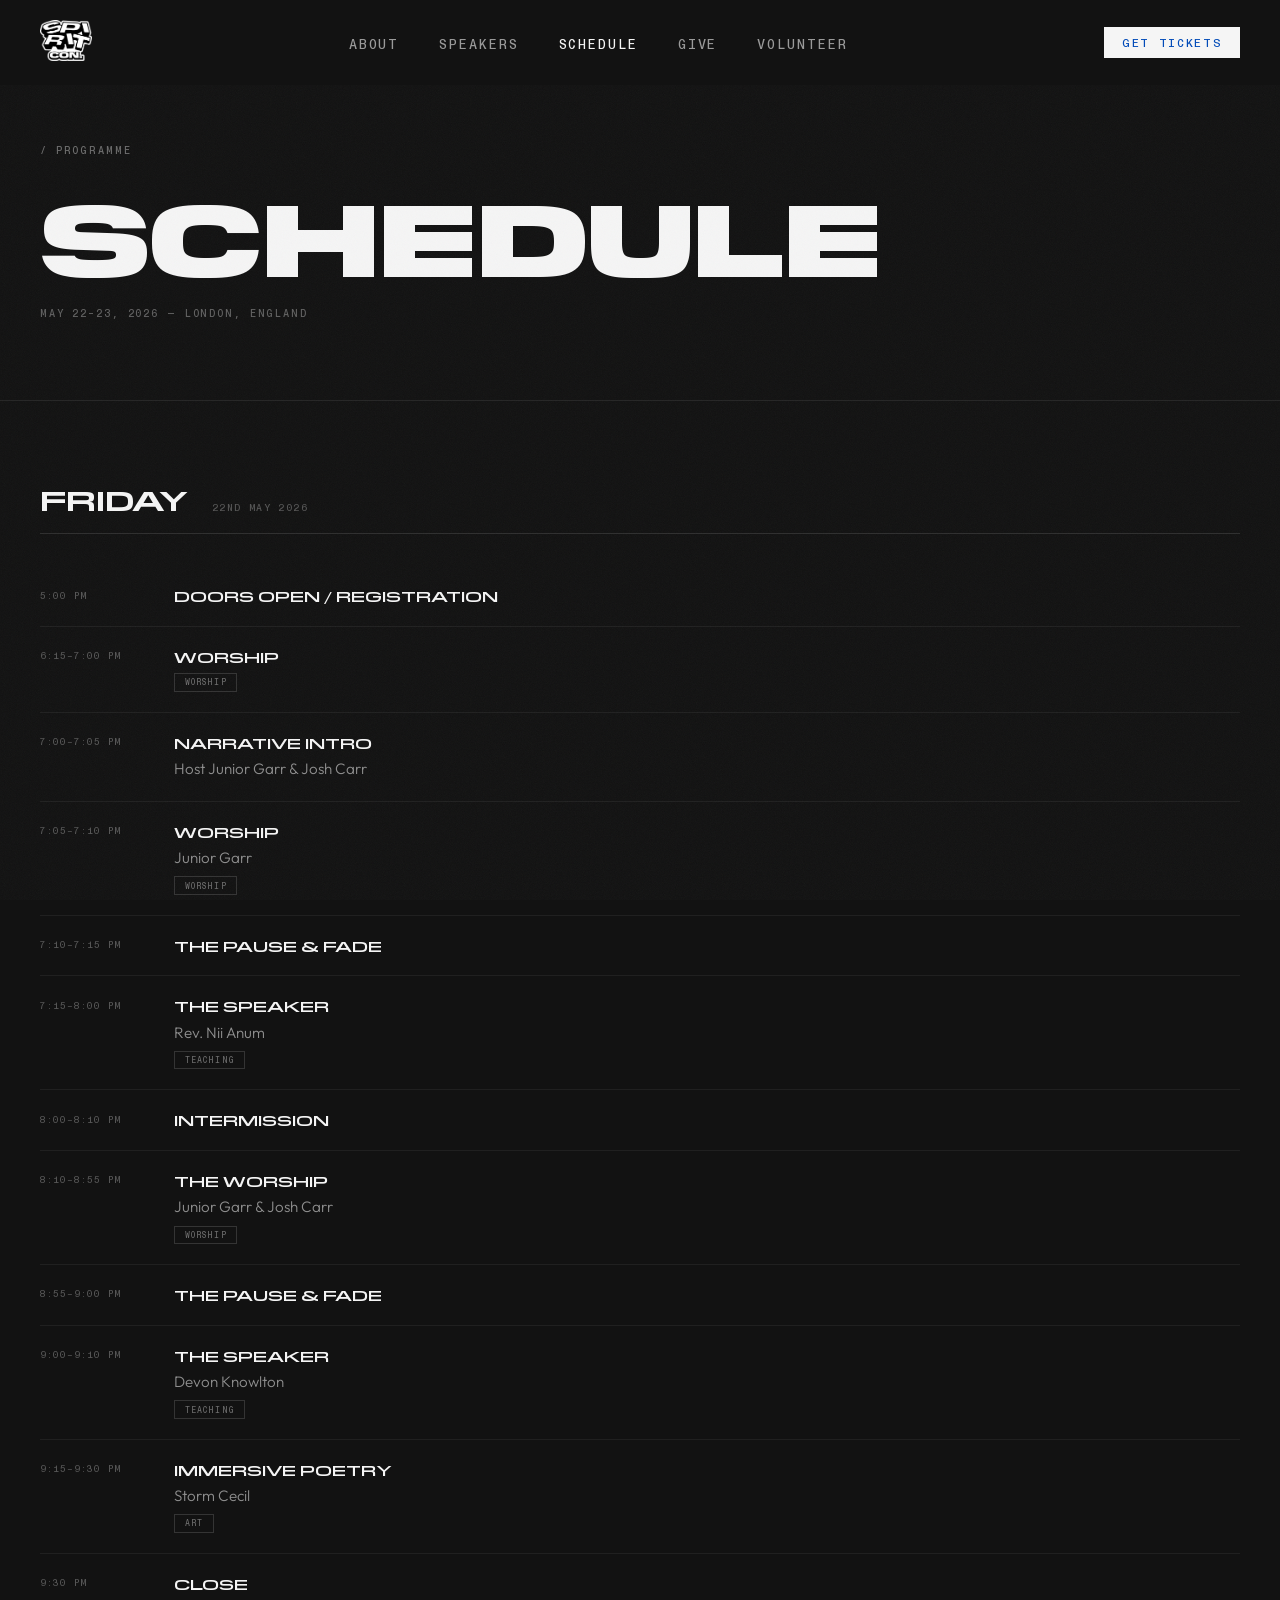
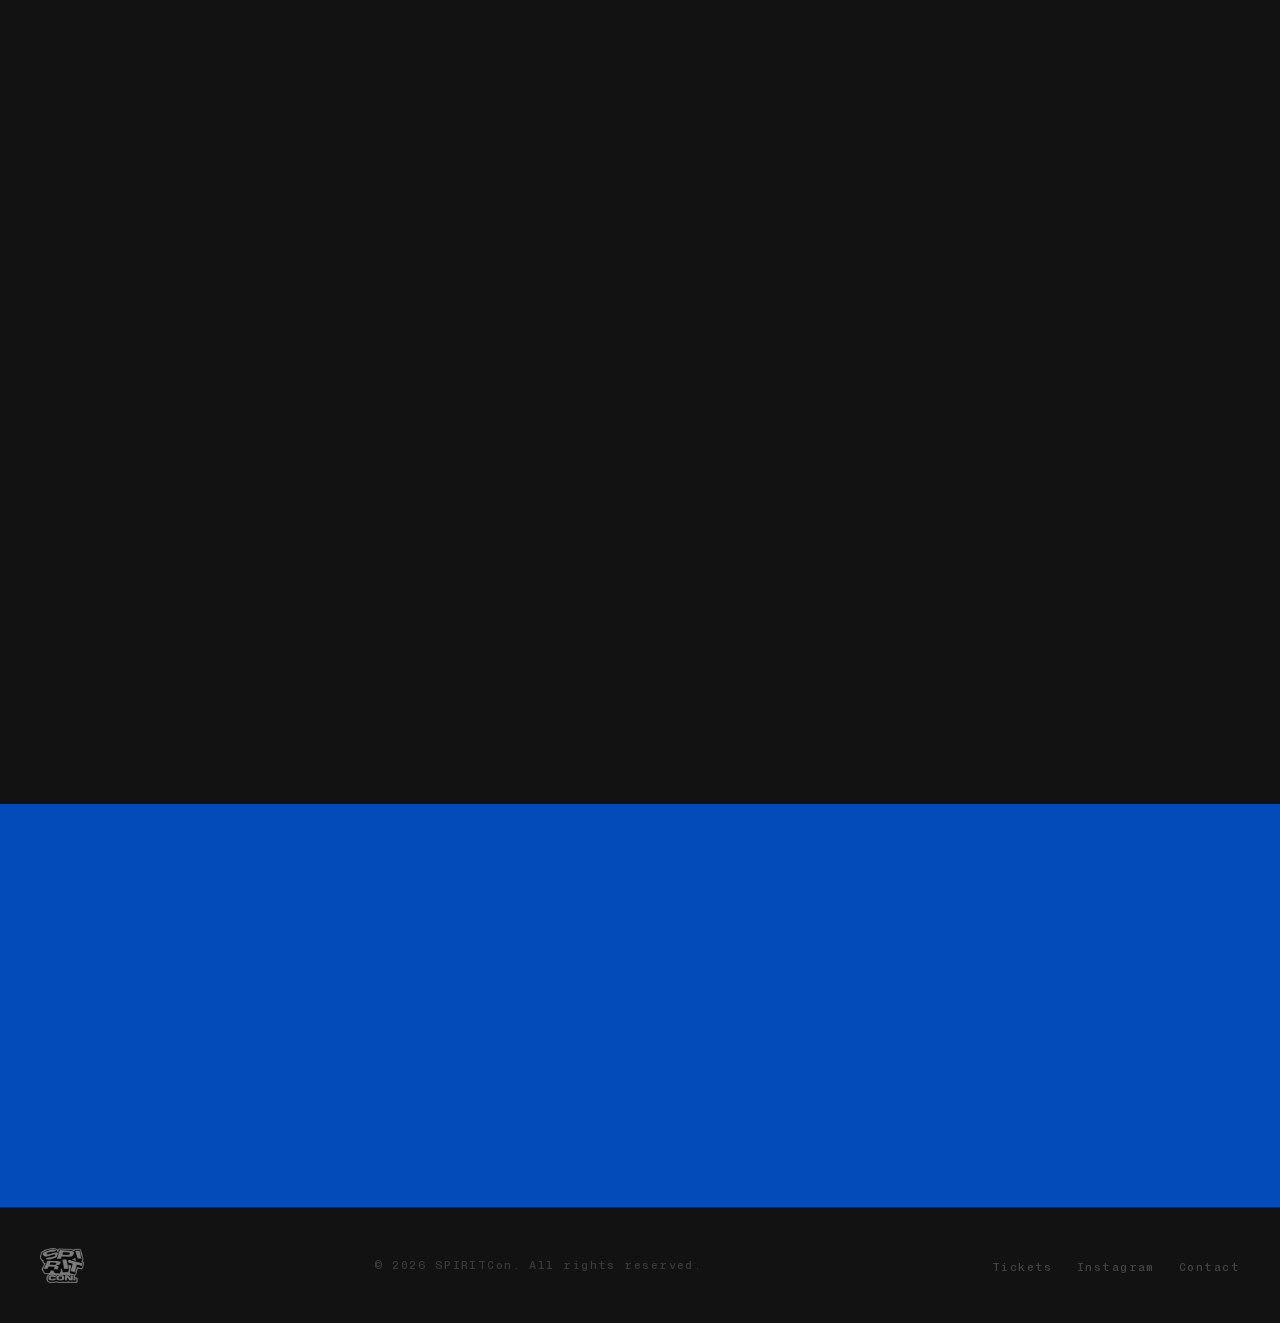
<file: schedule/index.html>
<!DOCTYPE html>
<html lang="en">
<head>
  <meta charset="UTF-8" />
  <meta name="viewport" content="width=device-width, initial-scale=1.0" />
  <title>Schedule — SPIRITCon 2026</title>
  <link rel="icon" href="../favicon.png" />
  <link rel="preconnect" href="https://fonts.googleapis.com">
  <link rel="preconnect" href="https://fonts.gstatic.com" crossorigin>
  <link href="https://fonts.googleapis.com/css2?family=Outfit:wght@300;400;700&display=swap" rel="stylesheet">
  <style>
    :root {
      --blue:     #024bb8;
      --black:    #121212;
      --offwhite: #F5F5F5;
      --mono:     'PP Neue Montreal Mono', 'Courier New', monospace;
    }

    *, *::before, *::after { box-sizing: border-box; margin: 0; padding: 0; }
    html { scroll-behavior: smooth; overflow-x: hidden; }
    body {
      background: var(--black);
      color: var(--offwhite);
      font-family: 'Outfit', sans-serif;
      font-weight: 300;
      overflow-x: hidden;
    }
    body::before {
      content: '';
      position: fixed;
      inset: 0;
      pointer-events: none;
      z-index: 999;
      opacity: .04;
      background-image: url("data:image/svg+xml,%3Csvg viewBox='0 0 256 256' xmlns='http://www.w3.org/2000/svg'%3E%3Cfilter id='noise'%3E%3CfeTurbulence type='fractalNoise' baseFrequency='0.9' numOctaves='4' stitchTiles='stitch'/%3E%3C/filter%3E%3Crect width='100%25' height='100%25' filter='url(%23noise)'/%3E%3C/svg%3E");
      background-size: 200px;
    }

    @font-face {
      font-family: 'Pilat Extended';
      src: url('../fonts/Pilat%20Extended/PilatExtended-Black.ttf') format('truetype');
      font-weight: 900;
      font-display: swap;
    }
    @font-face {
      font-family: 'Pilat Extended';
      src: url('../fonts/Pilat%20Extended/PilatExtended-Heavy.ttf') format('truetype');
      font-weight: 800;
      font-display: swap;
    }
    @font-face {
      font-family: 'Pilat Extended';
      src: url('../fonts/Pilat%20Extended/PilatExtended-Bold.ttf') format('truetype');
      font-weight: 700;
      font-display: swap;
    }
    @font-face {
      font-family: 'Pilat Extended';
      src: url('../fonts/Pilat%20Extended/PilatExtended-DemiBold.ttf') format('truetype');
      font-weight: 600;
      font-display: swap;
    }
    @font-face {
      font-family: 'Pilat Extended';
      src: url('../fonts/Pilat%20Extended/PilatExtended-Regular.ttf') format('truetype');
      font-weight: 400;
      font-display: swap;
    }
    @font-face {
      font-family: 'Pilat Extended';
      src: url('../fonts/Pilat%20Extended/PilatExtended-Light.ttf') format('truetype');
      font-weight: 300;
      font-display: swap;
    }

    @font-face {
      font-family: 'PP Neue Montreal Mono';
      src: url('../fonts/PP%20Neue%20Montreal%20Mono%20Medium.ttf') format('truetype');
      font-weight: 400 600;
      font-display: swap;
    }

    section { position: relative; overflow-x: hidden; }
    img { max-width: 100%; }

    .label {
      font-family: var(--mono);
      font-size: .65rem;
      letter-spacing: .18em;
      text-transform: uppercase;
      color: rgba(245,245,245,.4);
    }

    .btn-light {
      display: inline-block;
      font-family: var(--mono);
      font-size: .68rem;
      letter-spacing: .14em;
      text-transform: uppercase;
      background: var(--offwhite);
      color: var(--blue);
      padding: .95rem 2.2rem;
      text-decoration: none;
      transition: background .2s, color .2s;
    }
    .btn-light:hover { background: var(--black); color: var(--offwhite); }

    /* NAV */
    nav {
      position: fixed;
      top: 0; left: 0; right: 0;
      z-index: 1002;
      padding: 1.25rem 2.5rem;
      display: flex;
      align-items: center;
      justify-content: space-between;
      background: var(--black);
    }
    .nav-logo { width: 52px; }
    .nav-links { display: flex; gap: 2.5rem; list-style: none; }
    .nav-links a {
      font-family: var(--mono);
      font-size: .85rem;
      letter-spacing: .14em;
      text-transform: uppercase;
      color: rgba(245,245,245,.6);
      text-decoration: none;
      transition: color .3s;
    }
    .nav-links a:hover,
    .nav-links a.active { color: var(--offwhite); }
    .nav-cta {
      font-family: var(--mono);
      font-size: .75rem;
      letter-spacing: .14em;
      text-transform: uppercase;
      background: var(--offwhite);
      color: var(--blue);
      padding: .55rem 1.1rem;
      text-decoration: none;
      transition: background .3s, color .3s;
    }
    .nav-cta:hover { background: #1c1c1c; color: var(--offwhite); }
    .nav-toggle {
      display: none;
      background: none;
      border: none;
      cursor: pointer;
      font-family: 'Pilat Extended', 'Impact', 'Arial Black', sans-serif;
      font-weight: 900;
      font-size: 2rem;
      line-height: 1;
      color: var(--offwhite);
      padding: 0;
      transition: transform .45s cubic-bezier(.77,0,.18,1), color .3s;
      position: relative;
      z-index: 1002;
    }
    .nav-toggle.is-open { transform: rotate(45deg); }
    .nav-mobile-menu {
      position: fixed;
      inset: 0;
      z-index: 1001;
      background: var(--black);
      display: flex;
      flex-direction: column;
      justify-content: center;
      align-items: center;
      gap: 2.5rem;
      opacity: 0;
      pointer-events: none;
      transition: opacity .4s ease;
    }
    .nav-mobile-menu.is-open { opacity: 1; pointer-events: all; }
    .nav-mobile-menu a {
      font-family: 'Pilat Extended', 'Impact', 'Arial Black', sans-serif;
      font-weight: 900;
      font-size: clamp(2.2rem, 9vw, 3.5rem);
      text-transform: uppercase;
      color: var(--offwhite);
      text-decoration: none;
      letter-spacing: 0;
      opacity: 0;
      transform: translateY(12px);
      transition: color .2s, opacity .4s ease, transform .4s ease;
    }
    .nav-mobile-menu.is-open a {
      opacity: 1;
      transform: translateY(0);
    }
    .nav-mobile-menu.is-open a:nth-child(1) { transition-delay: .08s; }
    .nav-mobile-menu.is-open a:nth-child(2) { transition-delay: .14s; }
    .nav-mobile-menu.is-open a:nth-child(3) { transition-delay: .20s; }
    .nav-mobile-menu.is-open a:nth-child(4) { transition-delay: .26s; }
    .nav-mobile-menu.is-open a:nth-child(5) { transition-delay: .32s; }
    .nav-mobile-menu a:hover { color: var(--blue); }
    .nav-mobile-cta {
      font-family: var(--mono) !important;
      font-size: .75rem !important;
      letter-spacing: .14em !important;
      background: var(--blue);
      color: var(--offwhite) !important;
      padding: .7rem 1.5rem;
      margin-top: 1rem;
      transition: background .2s, color .2s, opacity .4s ease, transform .4s ease !important;
    }
    .nav-mobile-cta:hover { background: var(--offwhite); color: var(--blue) !important; }

    /* PAGE HERO */
    .page-hero {
      padding: 9rem 2.5rem 5rem;
      border-bottom: 1px solid rgba(245,245,245,.08);
    }
    .page-hero-inner {
      max-width: 1200px;
      margin: 0 auto;
    }
    .page-hero-label {
      font-family: var(--mono);
      font-size: .65rem;
      letter-spacing: .18em;
      text-transform: uppercase;
      color: rgba(245,245,245,.4);
      display: block;
      margin-bottom: 1.5rem;
    }
    .page-hero-title {
      font-family: 'Pilat Extended', 'Impact', 'Arial Black', sans-serif;
      font-weight: 900;
      text-transform: uppercase;
      font-size: clamp(3.5rem, 8vw, 7rem);
      line-height: 1;
      letter-spacing: 0;
    }
    .page-hero-meta {
      font-family: var(--mono);
      font-size: .65rem;
      letter-spacing: .18em;
      text-transform: uppercase;
      color: rgba(245,245,245,.35);
      margin-top: 1.5rem;
      display: block;
    }

    /* SCHEDULE SECTION */
    .schedule-section {
      padding: 5rem 2.5rem 7rem;
    }
    .schedule-inner {
      max-width: 1200px;
      margin: 0 auto;
    }

    .schedule-day-block {
      margin-bottom: 5rem;
    }
    .schedule-day-header {
      display: flex;
      align-items: baseline;
      gap: 1.5rem;
      padding-bottom: 1rem;
      border-bottom: 1px solid rgba(245,245,245,.12);
      margin-bottom: 2rem;
    }
    .schedule-day-label {
      font-family: 'Pilat Extended', 'Impact', 'Arial Black', sans-serif;
      font-weight: 700;
      font-size: clamp(1.2rem, 2.5vw, 1.75rem);
      text-transform: uppercase;
      letter-spacing: 0;
    }
    .schedule-day-date {
      font-family: var(--mono);
      font-size: .62rem;
      letter-spacing: .14em;
      text-transform: uppercase;
      color: rgba(245,245,245,.3);
    }

    .schedule-items {
      display: flex;
      flex-direction: column;
    }
    .schedule-item {
      display: grid;
      grid-template-columns: 110px 1fr;
      gap: 1.5rem;
      padding: 1.25rem 0;
      border-bottom: 1px solid rgba(245,245,245,.06);
      align-items: start;
    }
    .schedule-item:last-child { border-bottom: none; }
    .schedule-time {
      font-family: var(--mono);
      font-size: .6rem;
      letter-spacing: .1em;
      color: rgba(245,245,245,.3);
      padding-top: .2rem;
      text-transform: uppercase;
    }
    .schedule-event-name {
      font-family: 'Pilat Extended', 'Impact', 'Arial Black', sans-serif;
      font-weight: 600;
      font-size: .95rem;
      text-transform: uppercase;
      letter-spacing: 0;
      line-height: 1.3;
    }
    .schedule-event-detail {
      font-size: .95rem;
      line-height: 1.5;
      opacity: .55;
      margin-top: .35rem;
    }

    /* CATEGORY TAGS */
    .schedule-tag {
      display: inline-block;
      font-family: var(--mono);
      font-size: .52rem;
      letter-spacing: .14em;
      text-transform: uppercase;
      border: 1px solid rgba(245,245,245,.15);
      padding: .2rem .6rem;
      margin-right: .4rem;
      margin-top: .4rem;
      color: rgba(245,245,245,.4);
    }

    /* SPECIALS */
    .schedule-specials-title {
      font-family: var(--mono);
      font-size: .65rem;
      letter-spacing: .18em;
      text-transform: uppercase;
      color: rgba(245,245,245,.4);
      display: block;
      margin-bottom: 2rem;
      padding-bottom: 1rem;
      border-bottom: 1px solid rgba(245,245,245,.08);
    }

    /* CTA STRIP */
    .cta-strip {
      background: var(--blue);
      padding: 5rem 2.5rem;
      text-align: center;
    }
    .cta-strip-inner {
      max-width: 640px;
      margin: 0 auto;
      display: flex;
      flex-direction: column;
      align-items: center;
      gap: 1.5rem;
    }
    .cta-strip-title {
      font-family: 'Pilat Extended', 'Impact', 'Arial Black', sans-serif;
      font-weight: 900;
      text-transform: uppercase;
      font-size: clamp(2rem, 4vw, 3rem);
      line-height: 1.05;
      letter-spacing: 0;
    }
    .cta-strip-sub {
      font-size: 1.05rem;
      line-height: 1.5;
      opacity: .75;
      max-width: 420px;
      text-align: center;
    }

    /* FOOTER */
    footer {
      background: var(--black);
      padding: 2.5rem;
      display: flex;
      align-items: center;
      justify-content: space-between;
      border-top: 1px solid rgba(245,245,245,.06);
    }
    .footer-logo { width: 44px; opacity: .45; }
    .footer-copy {
      font-family: var(--mono);
      font-size: .75rem;
      letter-spacing: .12em;
      color: rgba(245,245,245,.18);
    }
    .footer-links { display: flex; gap: 1.5rem; list-style: none; }
    .footer-links a {
      font-family: var(--mono);
      font-size: .75rem;
      letter-spacing: .12em;
      color: rgba(245,245,245,.22);
      text-decoration: none;
      transition: color .2s;
    }
    .footer-links a:hover { color: var(--offwhite); }

    /* REVEAL */
    .reveal {
      opacity: 0;
      transform: translateY(20px);
      transition: opacity .7s ease, transform .7s ease;
    }
    .reveal.visible { opacity: 1; transform: translateY(0); }

    /* RESPONSIVE */
    @media (max-width: 600px) {
      html { font-size: 90%; }
      nav { padding: 1rem 1.25rem; }
      .nav-links { display: none; }
      .nav-cta { display: none; }
      .nav-toggle { display: block; }

      .page-hero { padding: 7rem 1.5rem 3.5rem; }
      .schedule-section { padding: 3rem 1.5rem 5rem; }
      .cta-strip { padding: 4rem 1.5rem; }

      .schedule-item { grid-template-columns: 90px 1fr; gap: 1rem; }
      footer { flex-direction: column; gap: 1.25rem; text-align: center; }
      .footer-links { justify-content: center; }
    }
  </style>
</head>
<body>

  <!-- NAV -->
  <nav>
    <a href="../index.html"><img class="nav-logo" src="../spiritcon-logo.png" alt="SPIRITCon" /></a>
    <ul class="nav-links">
      <li><a href="../index.html#about">About</a></li>
      <li><a href="../index.html#speakers">Speakers</a></li>
      <li><a href="../schedule" class="active">Schedule</a></li>
      <li><a href="../index.html#give">Give</a></li>
      <li><a href="../index.html#volunteer">Volunteer</a></li>
    </ul>
    <a href="https://www.eventbrite.co.uk/e/spiritcon-26-tickets-1839717577799?aff=oddtdtcreator&fbclid=PAVERFWAPYw35leHRuA2FlbQIxMQBzcnRjBmFwcF9pZA8xMjQwMjQ1NzQyODc0MTQAAafV4KNLf8v9OnCa9sp4ONcHSlYBanSckXVrNNa_L5GTwBF_v5fR1emG8J2zhg_aem_ZNKiFpK7MOEWHQGBBUX_Lw" target="_blank" rel="noopener" class="nav-cta">Get Tickets</a>
    <button class="nav-toggle" aria-label="Menu" aria-expanded="false">+</button>
  </nav>

  <div class="nav-mobile-menu" aria-hidden="true">
    <a href="../index.html#about">About</a>
    <a href="../index.html#speakers">Speakers</a>
    <a href="../schedule">Schedule</a>
    <a href="../index.html#give">Give</a>
    <a href="../index.html#volunteer">Volunteer</a>
    <a href="https://www.eventbrite.co.uk/e/spiritcon-26-tickets-1839717577799?aff=oddtdtcreator&fbclid=PAVERFWAPYw35leHRuA2FlbQIxMQBzcnRjBmFwcF9pZA8xMjQwMjQ1NzQyODc0MTQAAafV4KNLf8v9OnCa9sp4ONcHSlYBanSckXVrNNa_L5GTwBF_v5fR1emG8J2zhg_aem_ZNKiFpK7MOEWHQGBBUX_Lw" target="_blank" rel="noopener" class="nav-mobile-cta">Get Tickets</a>
  </div>

  <!-- PAGE HERO -->
  <header class="page-hero">
    <div class="page-hero-inner reveal">
      <span class="page-hero-label">/ Programme</span>
      <h1 class="page-hero-title">Schedule</h1>
      <span class="page-hero-meta">May 22–23, 2026 — London, England</span>
    </div>
  </header>

  <!-- SCHEDULE -->
  <section class="schedule-section">
    <div class="schedule-inner">

      <!-- FRIDAY -->
      <div class="schedule-day-block reveal">
        <div class="schedule-day-header">
          <span class="schedule-day-label">Friday</span>
          <span class="schedule-day-date">22nd May 2026</span>
        </div>
        <div class="schedule-items">
          <div class="schedule-item">
            <span class="schedule-time">5:00 pm</span>
            <div>
              <p class="schedule-event-name">Doors Open / Registration</p>
            </div>
          </div>
          <div class="schedule-item">
            <span class="schedule-time">6:15–7:00 pm</span>
            <div>
              <p class="schedule-event-name">Worship</p>
              <span class="schedule-tag">Worship</span>
            </div>
          </div>
          <div class="schedule-item">
            <span class="schedule-time">7:00–7:05 pm</span>
            <div>
              <p class="schedule-event-name">Narrative Intro</p>
              <p class="schedule-event-detail">Host Junior Garr &amp; Josh Carr</p>
            </div>
          </div>
          <div class="schedule-item">
            <span class="schedule-time">7:05–7:10 pm</span>
            <div>
              <p class="schedule-event-name">Worship</p>
              <p class="schedule-event-detail">Junior Garr</p>
              <span class="schedule-tag">Worship</span>
            </div>
          </div>
          <div class="schedule-item">
            <span class="schedule-time">7:10–7:15 pm</span>
            <div>
              <p class="schedule-event-name">The Pause &amp; Fade</p>
            </div>
          </div>
          <div class="schedule-item">
            <span class="schedule-time">7:15–8:00 pm</span>
            <div>
              <p class="schedule-event-name">The Speaker</p>
              <p class="schedule-event-detail">Rev. Nii Anum</p>
              <span class="schedule-tag">Teaching</span>
            </div>
          </div>
          <div class="schedule-item">
            <span class="schedule-time">8:00–8:10 pm</span>
            <div>
              <p class="schedule-event-name">Intermission</p>
            </div>
          </div>
          <div class="schedule-item">
            <span class="schedule-time">8:10–8:55 pm</span>
            <div>
              <p class="schedule-event-name">The Worship</p>
              <p class="schedule-event-detail">Junior Garr &amp; Josh Carr</p>
              <span class="schedule-tag">Worship</span>
            </div>
          </div>
          <div class="schedule-item">
            <span class="schedule-time">8:55–9:00 pm</span>
            <div>
              <p class="schedule-event-name">The Pause &amp; Fade</p>
            </div>
          </div>
          <div class="schedule-item">
            <span class="schedule-time">9:00–9:10 pm</span>
            <div>
              <p class="schedule-event-name">The Speaker</p>
              <p class="schedule-event-detail">Devon Knowlton</p>
              <span class="schedule-tag">Teaching</span>
            </div>
          </div>
          <div class="schedule-item">
            <span class="schedule-time">9:15–9:30 pm</span>
            <div>
              <p class="schedule-event-name">Immersive Poetry</p>
              <p class="schedule-event-detail">Storm Cecil</p>
              <span class="schedule-tag">Art</span>
            </div>
          </div>
          <div class="schedule-item">
            <span class="schedule-time">9:30 pm</span>
            <div>
              <p class="schedule-event-name">Close</p>
            </div>
          </div>
        </div>
      </div>

      <!-- SATURDAY -->
      <div class="schedule-day-block reveal">
        <div class="schedule-day-header">
          <span class="schedule-day-label">Saturday</span>
          <span class="schedule-day-date">23rd May 2026</span>
        </div>
        <div class="schedule-items">
          <div class="schedule-item">
            <span class="schedule-time">9:00–10:00 am</span>
            <div>
              <p class="schedule-event-name">Arrival &amp; Registration</p>
              <p class="schedule-event-detail">Coffee &amp; Pastries</p>
            </div>
          </div>
          <div class="schedule-item">
            <span class="schedule-time">10:00–10:30 am</span>
            <div>
              <p class="schedule-event-name">The Worship</p>
              <p class="schedule-event-detail">Junior &amp; Imprint Worship</p>
              <span class="schedule-tag">Worship</span>
            </div>
          </div>
          <div class="schedule-item">
            <span class="schedule-time">10:30–10:35 am</span>
            <div>
              <p class="schedule-event-name">The Pause &amp; The Fade</p>
            </div>
          </div>
          <div class="schedule-item">
            <span class="schedule-time">10:35–10:55 am</span>
            <div>
              <p class="schedule-event-name">The Speaker</p>
              <p class="schedule-event-detail">Lyle Phillips (Virtual)</p>
              <span class="schedule-tag">Teaching</span>
            </div>
          </div>
          <div class="schedule-item">
            <span class="schedule-time">10:55–11:45 am</span>
            <div>
              <p class="schedule-event-name">Ministry</p>
              <p class="schedule-event-detail">Prophet Matt Kim</p>
              <span class="schedule-tag">Ministry</span>
            </div>
          </div>
          <div class="schedule-item">
            <span class="schedule-time">11:45–11:55 am</span>
            <div>
              <p class="schedule-event-name">Intermission</p>
            </div>
          </div>
          <div class="schedule-item">
            <span class="schedule-time">12:00–12:45 pm</span>
            <div>
              <p class="schedule-event-name">Quieting the Noise: Hearing God in Stillness</p>
              <p class="schedule-event-detail">Asaph Cueto</p>
              <span class="schedule-tag">Workshop</span>
            </div>
          </div>
          <div class="schedule-item">
            <span class="schedule-time">12:45–2:00 pm</span>
            <div>
              <p class="schedule-event-name">Lunch</p>
              <p class="schedule-event-detail">Grace Brunch</p>
            </div>
          </div>
          <div class="schedule-item">
            <span class="schedule-time">2:00–3:00 pm</span>
            <div>
              <p class="schedule-event-name">Sound, Light and Fashion Immersive Experience</p>
              <p class="schedule-event-detail">Melodees From Heaven</p>
              <span class="schedule-tag">Art</span>
            </div>
          </div>
          <div class="schedule-item">
            <span class="schedule-time">3:15–4:15 pm</span>
            <div>
              <p class="schedule-event-name">Panel Forum</p>
              <p class="schedule-event-detail">Spiritual Intelligence · Power of Prayer &amp; Intercession · Rhythm of Worship</p>
              <span class="schedule-tag">Panel</span>
            </div>
          </div>
          <div class="schedule-item">
            <span class="schedule-time">4:20–6:00 pm</span>
            <div>
              <p class="schedule-event-name">Dinner</p>
            </div>
          </div>
          <div class="schedule-item">
            <span class="schedule-time">6:00–6:45 pm</span>
            <div>
              <p class="schedule-event-name">The Worship</p>
              <p class="schedule-event-detail">Becca Folkes</p>
              <span class="schedule-tag">Worship</span>
            </div>
          </div>
          <div class="schedule-item">
            <span class="schedule-time">6:45–6:50 pm</span>
            <div>
              <p class="schedule-event-name">The Pause &amp; Fade</p>
            </div>
          </div>
          <div class="schedule-item">
            <span class="schedule-time">6:50–7:05 pm</span>
            <div>
              <p class="schedule-event-name">Virtual Contribution</p>
              <p class="schedule-event-detail">Pastor Joel Brooks Jr.</p>
            </div>
          </div>
          <div class="schedule-item">
            <span class="schedule-time">7:05–7:50 pm</span>
            <div>
              <p class="schedule-event-name">The Speaker</p>
              <p class="schedule-event-detail">Pastor Wole Agbaje</p>
              <span class="schedule-tag">Teaching</span>
            </div>
          </div>
          <div class="schedule-item">
            <span class="schedule-time">7:50–8:00 pm</span>
            <div>
              <p class="schedule-event-name">Intermission</p>
            </div>
          </div>
          <div class="schedule-item">
            <span class="schedule-time">8:00–8:05 pm</span>
            <div>
              <p class="schedule-event-name">The Worship</p>
              <p class="schedule-event-detail">Junior Garr</p>
              <span class="schedule-tag">Worship</span>
            </div>
          </div>
          <div class="schedule-item">
            <span class="schedule-time">8:05–8:10 pm</span>
            <div>
              <p class="schedule-event-name">The Pause &amp; Fade</p>
            </div>
          </div>
          <div class="schedule-item">
            <span class="schedule-time">8:10–8:20 pm</span>
            <div>
              <p class="schedule-event-name">Virtual Contribution</p>
              <p class="schedule-event-detail">Nicky Gumbel</p>
            </div>
          </div>
          <div class="schedule-item">
            <span class="schedule-time">8:20–9:10 pm</span>
            <div>
              <p class="schedule-event-name">The Speaker</p>
              <p class="schedule-event-detail">Pastor Aaron Armah</p>
              <span class="schedule-tag">Teaching</span>
            </div>
          </div>
          <div class="schedule-item">
            <span class="schedule-time">9:00–9:30 pm</span>
            <div>
              <p class="schedule-event-name">Worship</p>
              <p class="schedule-event-detail">Becca Folkes</p>
              <span class="schedule-tag">Worship</span>
            </div>
          </div>
          <div class="schedule-item">
            <span class="schedule-time">9:30 pm</span>
            <div>
              <p class="schedule-event-name">Close</p>
            </div>
          </div>
        </div>
      </div>

    </div>
  </section>

  <!-- CTA STRIP -->
  <div class="cta-strip">
    <div class="cta-strip-inner reveal">
      <h2 class="cta-strip-title">Ready to Join Us?</h2>
      <p class="cta-strip-sub">Tickets are limited. Secure your place before it's too late.</p>
      <a href="https://www.eventbrite.co.uk/e/spiritcon-26-tickets-1839717577799?aff=oddtdtcreator&fbclid=PAVERFWAPYw35leHRuA2FlbQIxMQBzcnRjBmFwcF9pZA8xMjQwMjQ1NzQyODc0MTQAAafV4KNLf8v9OnCa9sp4ONcHSlYBanSckXVrNNa_L5GTwBF_v5fR1emG8J2zhg_aem_ZNKiFpK7MOEWHQGBBUX_Lw" target="_blank" rel="noopener" class="btn-light">Secure Your Ticket</a>
    </div>
  </div>

  <!-- FOOTER -->
  <footer>
    <img class="footer-logo" src="../spiritcon-logo.png" alt="SPIRITCon" />
    <span class="footer-copy">© 2026 SPIRITCon. All rights reserved.</span>
    <ul class="footer-links">
      <li><a href="https://www.eventbrite.co.uk/e/spiritcon-26-tickets-1839717577799?aff=oddtdtcreator&amp;fbclid=PAVERFWAPYw35leHRuA2FlbQIxMQBzcnRjBmFwcF9pZA8xMjQwMjQ1NzQyODc0MTQAAafV4KNLf8v9OnCa9sp4ONcHSlYBanSckXVrNNa_L5GTwBF_v5fR1emG8J2zhg_aem_ZNKiFpK7MOEWHQGBBUX_Lw" target="_blank" rel="noopener">Tickets</a></li>
      <li><a href="https://www.instagram.com/spiritcon?igsh=Y2Zhc2RtM3luOXN0" target="_blank" rel="noopener">Instagram</a></li>
      <li><a href="mailto:hello@spiritcon.co.uk">Contact</a></li>
    </ul>
  </footer>

  <script>
    const reveals = document.querySelectorAll('.reveal');
    const observer = new IntersectionObserver((entries) => {
      entries.forEach(e => {
        if (e.isIntersecting) {
          e.target.classList.add('visible');
          observer.unobserve(e.target);
        }
      });
    }, { threshold: 0.1 });
    reveals.forEach(el => observer.observe(el));

    const navToggle = document.querySelector('.nav-toggle');
    const mobileMenu = document.querySelector('.nav-mobile-menu');
    navToggle.addEventListener('click', () => {
      const isOpen = navToggle.classList.toggle('is-open');
      mobileMenu.classList.toggle('is-open', isOpen);
      navToggle.setAttribute('aria-expanded', isOpen);
      mobileMenu.setAttribute('aria-hidden', !isOpen);
      document.body.style.overflow = isOpen ? 'hidden' : '';
    });
    mobileMenu.querySelectorAll('a').forEach(link => {
      link.addEventListener('click', () => {
        navToggle.classList.remove('is-open');
        mobileMenu.classList.remove('is-open');
        navToggle.setAttribute('aria-expanded', 'false');
        mobileMenu.setAttribute('aria-hidden', 'true');
        document.body.style.overflow = '';
      });
    });
  </script>
</body>
</html>
</file>
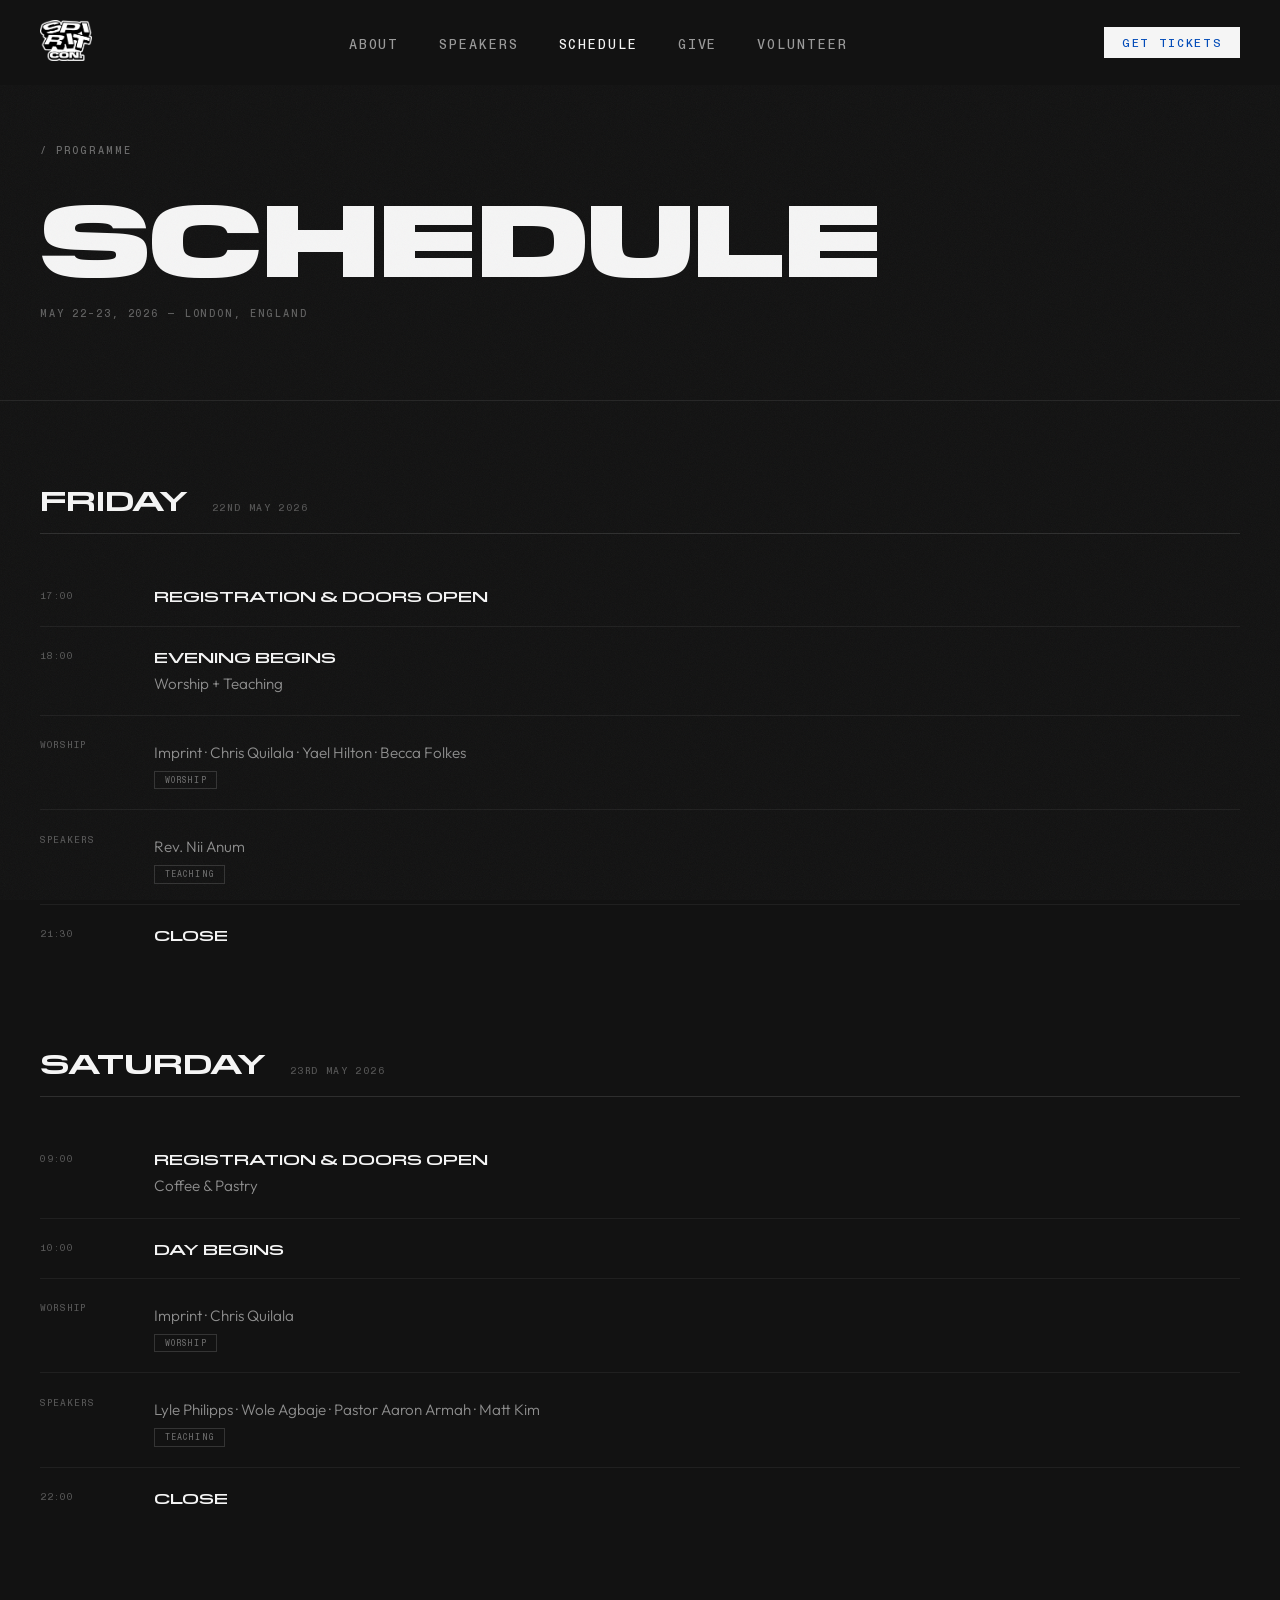
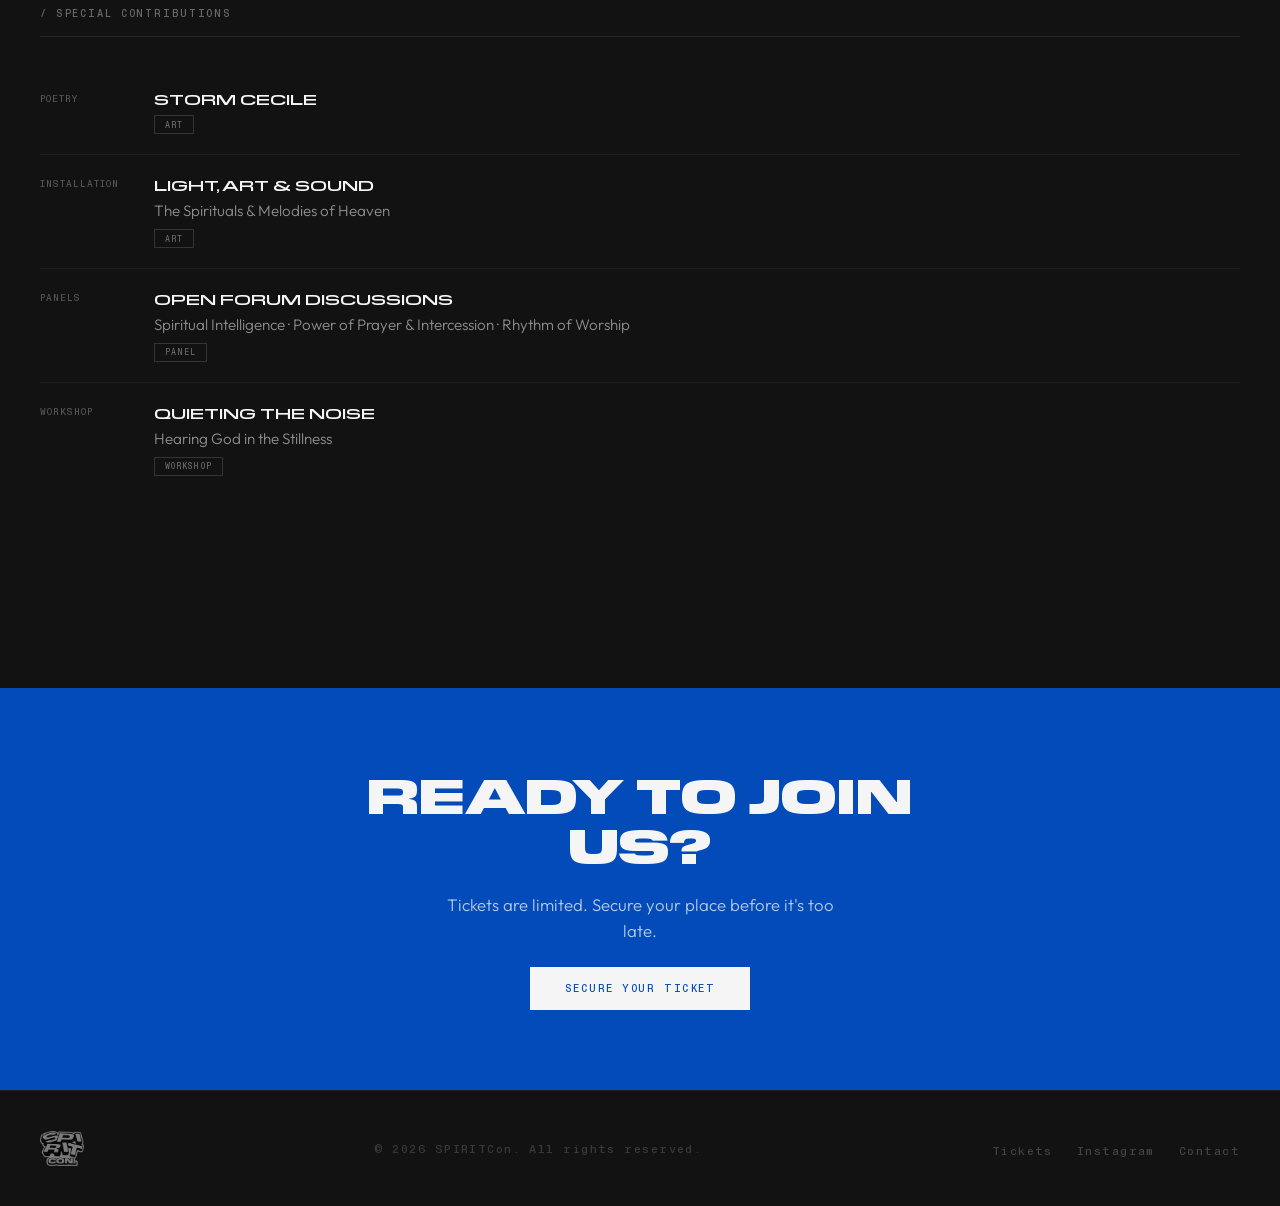
<file: schedule.html>
<!DOCTYPE html>
<html lang="en">
<head>
  <meta charset="UTF-8" />
  <meta name="viewport" content="width=device-width, initial-scale=1.0" />
  <title>Schedule — SPIRITCon 2026</title>
  <link rel="icon" href="favicon.png" />
  <link rel="preconnect" href="https://fonts.googleapis.com">
  <link rel="preconnect" href="https://fonts.gstatic.com" crossorigin>
  <link href="https://fonts.googleapis.com/css2?family=Outfit:wght@300;400;700&display=swap" rel="stylesheet">
  <style>
    :root {
      --blue:     #024bb8;
      --black:    #121212;
      --offwhite: #F5F5F5;
      --mono:     'PP Neue Montreal Mono', 'Courier New', monospace;
    }

    *, *::before, *::after { box-sizing: border-box; margin: 0; padding: 0; }
    html { scroll-behavior: smooth; overflow-x: hidden; }
    body {
      background: var(--black);
      color: var(--offwhite);
      font-family: 'Outfit', sans-serif;
      font-weight: 300;
      overflow-x: hidden;
    }
    body::before {
      content: '';
      position: fixed;
      inset: 0;
      pointer-events: none;
      z-index: 999;
      opacity: .04;
      background-image: url("data:image/svg+xml,%3Csvg viewBox='0 0 256 256' xmlns='http://www.w3.org/2000/svg'%3E%3Cfilter id='noise'%3E%3CfeTurbulence type='fractalNoise' baseFrequency='0.9' numOctaves='4' stitchTiles='stitch'/%3E%3C/filter%3E%3Crect width='100%25' height='100%25' filter='url(%23noise)'/%3E%3C/svg%3E");
      background-size: 200px;
    }

    @font-face {
      font-family: 'Pilat Extended';
      src: url('fonts/Pilat%20Extended/PilatExtended-Black.ttf') format('truetype');
      font-weight: 900;
      font-display: swap;
    }
    @font-face {
      font-family: 'Pilat Extended';
      src: url('fonts/Pilat%20Extended/PilatExtended-Heavy.ttf') format('truetype');
      font-weight: 800;
      font-display: swap;
    }
    @font-face {
      font-family: 'Pilat Extended';
      src: url('fonts/Pilat%20Extended/PilatExtended-Bold.ttf') format('truetype');
      font-weight: 700;
      font-display: swap;
    }
    @font-face {
      font-family: 'Pilat Extended';
      src: url('fonts/Pilat%20Extended/PilatExtended-DemiBold.ttf') format('truetype');
      font-weight: 600;
      font-display: swap;
    }
    @font-face {
      font-family: 'Pilat Extended';
      src: url('fonts/Pilat%20Extended/PilatExtended-Regular.ttf') format('truetype');
      font-weight: 400;
      font-display: swap;
    }
    @font-face {
      font-family: 'Pilat Extended';
      src: url('fonts/Pilat%20Extended/PilatExtended-Light.ttf') format('truetype');
      font-weight: 300;
      font-display: swap;
    }

    @font-face {
      font-family: 'PP Neue Montreal Mono';
      src: url('fonts/PP%20Neue%20Montreal%20Mono%20Medium.ttf') format('truetype');
      font-weight: 400 600;
      font-display: swap;
    }

    section { position: relative; overflow-x: hidden; }
    img { max-width: 100%; }

    .label {
      font-family: var(--mono);
      font-size: .65rem;
      letter-spacing: .18em;
      text-transform: uppercase;
      color: rgba(245,245,245,.4);
    }

    .btn-light {
      display: inline-block;
      font-family: var(--mono);
      font-size: .68rem;
      letter-spacing: .14em;
      text-transform: uppercase;
      background: var(--offwhite);
      color: var(--blue);
      padding: .95rem 2.2rem;
      text-decoration: none;
      transition: background .2s, color .2s;
    }
    .btn-light:hover { background: var(--black); color: var(--offwhite); }

    /* NAV */
    nav {
      position: fixed;
      top: 0; left: 0; right: 0;
      z-index: 1002;
      padding: 1.25rem 2.5rem;
      display: flex;
      align-items: center;
      justify-content: space-between;
      background: var(--black);
    }
    .nav-logo { width: 52px; }
    .nav-links { display: flex; gap: 2.5rem; list-style: none; }
    .nav-links a {
      font-family: var(--mono);
      font-size: .85rem;
      letter-spacing: .14em;
      text-transform: uppercase;
      color: rgba(245,245,245,.6);
      text-decoration: none;
      transition: color .3s;
    }
    .nav-links a:hover,
    .nav-links a.active { color: var(--offwhite); }
    .nav-cta {
      font-family: var(--mono);
      font-size: .75rem;
      letter-spacing: .14em;
      text-transform: uppercase;
      background: var(--offwhite);
      color: var(--blue);
      padding: .55rem 1.1rem;
      text-decoration: none;
      transition: background .3s, color .3s;
    }
    .nav-cta:hover { background: #1c1c1c; color: var(--offwhite); }
    .nav-toggle {
      display: none;
      background: none;
      border: none;
      cursor: pointer;
      font-family: 'Pilat Extended', 'Impact', 'Arial Black', sans-serif;
      font-weight: 900;
      font-size: 2rem;
      line-height: 1;
      color: var(--offwhite);
      padding: 0;
      transition: transform .45s cubic-bezier(.77,0,.18,1), color .3s;
      position: relative;
      z-index: 1002;
    }
    .nav-toggle.is-open { transform: rotate(45deg); }
    .nav-mobile-menu {
      position: fixed;
      inset: 0;
      z-index: 1001;
      background: var(--black);
      display: flex;
      flex-direction: column;
      justify-content: center;
      align-items: center;
      gap: 2.5rem;
      opacity: 0;
      pointer-events: none;
      transition: opacity .4s ease;
    }
    .nav-mobile-menu.is-open { opacity: 1; pointer-events: all; }
    .nav-mobile-menu a {
      font-family: 'Pilat Extended', 'Impact', 'Arial Black', sans-serif;
      font-weight: 900;
      font-size: clamp(2.2rem, 9vw, 3.5rem);
      text-transform: uppercase;
      color: var(--offwhite);
      text-decoration: none;
      letter-spacing: 0;
      opacity: 0;
      transform: translateY(12px);
      transition: color .2s, opacity .4s ease, transform .4s ease;
    }
    .nav-mobile-menu.is-open a {
      opacity: 1;
      transform: translateY(0);
    }
    .nav-mobile-menu.is-open a:nth-child(1) { transition-delay: .08s; }
    .nav-mobile-menu.is-open a:nth-child(2) { transition-delay: .14s; }
    .nav-mobile-menu.is-open a:nth-child(3) { transition-delay: .20s; }
    .nav-mobile-menu.is-open a:nth-child(4) { transition-delay: .26s; }
    .nav-mobile-menu.is-open a:nth-child(5) { transition-delay: .32s; }
    .nav-mobile-menu a:hover { color: var(--blue); }
    .nav-mobile-cta {
      font-family: var(--mono) !important;
      font-size: .75rem !important;
      letter-spacing: .14em !important;
      background: var(--blue);
      color: var(--offwhite) !important;
      padding: .7rem 1.5rem;
      margin-top: 1rem;
      transition: background .2s, color .2s, opacity .4s ease, transform .4s ease !important;
    }
    .nav-mobile-cta:hover { background: var(--offwhite); color: var(--blue) !important; }

    /* PAGE HERO */
    .page-hero {
      padding: 9rem 2.5rem 5rem;
      border-bottom: 1px solid rgba(245,245,245,.08);
    }
    .page-hero-inner {
      max-width: 1200px;
      margin: 0 auto;
    }
    .page-hero-label {
      font-family: var(--mono);
      font-size: .65rem;
      letter-spacing: .18em;
      text-transform: uppercase;
      color: rgba(245,245,245,.4);
      display: block;
      margin-bottom: 1.5rem;
    }
    .page-hero-title {
      font-family: 'Pilat Extended', 'Impact', 'Arial Black', sans-serif;
      font-weight: 900;
      text-transform: uppercase;
      font-size: clamp(3.5rem, 8vw, 7rem);
      line-height: 1;
      letter-spacing: 0;
    }
    .page-hero-meta {
      font-family: var(--mono);
      font-size: .65rem;
      letter-spacing: .18em;
      text-transform: uppercase;
      color: rgba(245,245,245,.35);
      margin-top: 1.5rem;
      display: block;
    }

    /* SCHEDULE SECTION */
    .schedule-section {
      padding: 5rem 2.5rem 7rem;
    }
    .schedule-inner {
      max-width: 1200px;
      margin: 0 auto;
    }

    .schedule-day-block {
      margin-bottom: 5rem;
    }
    .schedule-day-header {
      display: flex;
      align-items: baseline;
      gap: 1.5rem;
      padding-bottom: 1rem;
      border-bottom: 1px solid rgba(245,245,245,.12);
      margin-bottom: 2rem;
    }
    .schedule-day-label {
      font-family: 'Pilat Extended', 'Impact', 'Arial Black', sans-serif;
      font-weight: 700;
      font-size: clamp(1.2rem, 2.5vw, 1.75rem);
      text-transform: uppercase;
      letter-spacing: 0;
    }
    .schedule-day-date {
      font-family: var(--mono);
      font-size: .62rem;
      letter-spacing: .14em;
      text-transform: uppercase;
      color: rgba(245,245,245,.3);
    }

    .schedule-items {
      display: flex;
      flex-direction: column;
    }
    .schedule-item {
      display: grid;
      grid-template-columns: 90px 1fr;
      gap: 1.5rem;
      padding: 1.25rem 0;
      border-bottom: 1px solid rgba(245,245,245,.06);
      align-items: start;
    }
    .schedule-item:last-child { border-bottom: none; }
    .schedule-time {
      font-family: var(--mono);
      font-size: .6rem;
      letter-spacing: .1em;
      color: rgba(245,245,245,.3);
      padding-top: .2rem;
      text-transform: uppercase;
    }
    .schedule-event-name {
      font-family: 'Pilat Extended', 'Impact', 'Arial Black', sans-serif;
      font-weight: 600;
      font-size: .95rem;
      text-transform: uppercase;
      letter-spacing: 0;
      line-height: 1.3;
    }
    .schedule-event-detail {
      font-size: .95rem;
      line-height: 1.5;
      opacity: .55;
      margin-top: .35rem;
    }

    /* CATEGORY TAGS */
    .schedule-tag {
      display: inline-block;
      font-family: var(--mono);
      font-size: .52rem;
      letter-spacing: .14em;
      text-transform: uppercase;
      border: 1px solid rgba(245,245,245,.15);
      padding: .2rem .6rem;
      margin-right: .4rem;
      margin-top: .4rem;
      color: rgba(245,245,245,.4);
    }

    /* SPECIALS */
    .schedule-specials-title {
      font-family: var(--mono);
      font-size: .65rem;
      letter-spacing: .18em;
      text-transform: uppercase;
      color: rgba(245,245,245,.4);
      display: block;
      margin-bottom: 2rem;
      padding-bottom: 1rem;
      border-bottom: 1px solid rgba(245,245,245,.08);
    }

    /* CTA STRIP */
    .cta-strip {
      background: var(--blue);
      padding: 5rem 2.5rem;
      text-align: center;
    }
    .cta-strip-inner {
      max-width: 640px;
      margin: 0 auto;
      display: flex;
      flex-direction: column;
      align-items: center;
      gap: 1.5rem;
    }
    .cta-strip-title {
      font-family: 'Pilat Extended', 'Impact', 'Arial Black', sans-serif;
      font-weight: 900;
      text-transform: uppercase;
      font-size: clamp(2rem, 4vw, 3rem);
      line-height: 1.05;
      letter-spacing: 0;
    }
    .cta-strip-sub {
      font-size: 1.05rem;
      line-height: 1.5;
      opacity: .75;
      max-width: 420px;
      text-align: center;
    }

    /* FOOTER */
    footer {
      background: var(--black);
      padding: 2.5rem;
      display: flex;
      align-items: center;
      justify-content: space-between;
      border-top: 1px solid rgba(245,245,245,.06);
    }
    .footer-logo { width: 44px; opacity: .45; }
    .footer-copy {
      font-family: var(--mono);
      font-size: .75rem;
      letter-spacing: .12em;
      color: rgba(245,245,245,.18);
    }
    .footer-links { display: flex; gap: 1.5rem; list-style: none; }
    .footer-links a {
      font-family: var(--mono);
      font-size: .75rem;
      letter-spacing: .12em;
      color: rgba(245,245,245,.22);
      text-decoration: none;
      transition: color .2s;
    }
    .footer-links a:hover { color: var(--offwhite); }

    /* REVEAL */
    .reveal {
      opacity: 0;
      transform: translateY(20px);
      transition: opacity .7s ease, transform .7s ease;
    }
    .reveal.visible { opacity: 1; transform: translateY(0); }

    /* RESPONSIVE */
    @media (max-width: 600px) {
      html { font-size: 90%; }
      nav { padding: 1rem 1.25rem; }
      .nav-links { display: none; }
      .nav-cta { display: none; }
      .nav-toggle { display: block; }

      .page-hero { padding: 7rem 1.5rem 3.5rem; }
      .schedule-section { padding: 3rem 1.5rem 5rem; }
      .cta-strip { padding: 4rem 1.5rem; }

      .schedule-item { grid-template-columns: 72px 1fr; gap: 1rem; }
      footer { flex-direction: column; gap: 1.25rem; text-align: center; }
      .footer-links { justify-content: center; }
    }
  </style>
</head>
<body>

  <!-- NAV -->
  <nav>
    <a href="index.html"><img class="nav-logo" src="spiritcon-logo.png" alt="SPIRITCon" /></a>
    <ul class="nav-links">
      <li><a href="index.html#about">About</a></li>
      <li><a href="index.html#speakers">Speakers</a></li>
      <li><a href="schedule.html" class="active">Schedule</a></li>
      <li><a href="index.html#give">Give</a></li>
      <li><a href="index.html#volunteer">Volunteer</a></li>
    </ul>
    <a href="https://www.eventbrite.co.uk/e/spiritcon-26-tickets-1839717577799?aff=oddtdtcreator&fbclid=PAVERFWAPYw35leHRuA2FlbQIxMQBzcnRjBmFwcF9pZA8xMjQwMjQ1NzQyODc0MTQAAafV4KNLf8v9OnCa9sp4ONcHSlYBanSckXVrNNa_L5GTwBF_v5fR1emG8J2zhg_aem_ZNKiFpK7MOEWHQGBBUX_Lw" target="_blank" rel="noopener" class="nav-cta">Get Tickets</a>
    <button class="nav-toggle" aria-label="Menu" aria-expanded="false">+</button>
  </nav>

  <div class="nav-mobile-menu" aria-hidden="true">
    <a href="index.html#about">About</a>
    <a href="index.html#speakers">Speakers</a>
    <a href="schedule.html">Schedule</a>
    <a href="index.html#give">Give</a>
    <a href="index.html#volunteer">Volunteer</a>
    <a href="https://www.eventbrite.co.uk/e/spiritcon-26-tickets-1839717577799?aff=oddtdtcreator&fbclid=PAVERFWAPYw35leHRuA2FlbQIxMQBzcnRjBmFwcF9pZA8xMjQwMjQ1NzQyODc0MTQAAafV4KNLf8v9OnCa9sp4ONcHSlYBanSckXVrNNa_L5GTwBF_v5fR1emG8J2zhg_aem_ZNKiFpK7MOEWHQGBBUX_Lw" target="_blank" rel="noopener" class="nav-mobile-cta">Get Tickets</a>
  </div>

  <!-- PAGE HERO -->
  <header class="page-hero">
    <div class="page-hero-inner reveal">
      <span class="page-hero-label">/ Programme</span>
      <h1 class="page-hero-title">Schedule</h1>
      <span class="page-hero-meta">May 22–23, 2026 — London, England</span>
    </div>
  </header>

  <!-- SCHEDULE -->
  <section class="schedule-section">
    <div class="schedule-inner">

      <!-- FRIDAY -->
      <div class="schedule-day-block reveal">
        <div class="schedule-day-header">
          <span class="schedule-day-label">Friday</span>
          <span class="schedule-day-date">22nd May 2026</span>
        </div>
        <div class="schedule-items">
          <div class="schedule-item">
            <span class="schedule-time">17:00</span>
            <div>
              <p class="schedule-event-name">Registration &amp; Doors Open</p>
            </div>
          </div>
          <div class="schedule-item">
            <span class="schedule-time">18:00</span>
            <div>
              <p class="schedule-event-name">Evening Begins</p>
              <p class="schedule-event-detail">Worship + Teaching</p>
            </div>
          </div>
          <div class="schedule-item">
            <span class="schedule-time">Worship</span>
            <div>
              <p class="schedule-event-detail">Imprint · Chris Quilala · Yael Hilton · Becca Folkes</p>
              <span class="schedule-tag">Worship</span>
            </div>
          </div>
          <div class="schedule-item">
            <span class="schedule-time">Speakers</span>
            <div>
              <p class="schedule-event-detail">Rev. Nii Anum</p>
              <span class="schedule-tag">Teaching</span>
            </div>
          </div>
          <div class="schedule-item">
            <span class="schedule-time">21:30</span>
            <div>
              <p class="schedule-event-name">Close</p>
            </div>
          </div>
        </div>
      </div>

      <!-- SATURDAY -->
      <div class="schedule-day-block reveal">
        <div class="schedule-day-header">
          <span class="schedule-day-label">Saturday</span>
          <span class="schedule-day-date">23rd May 2026</span>
        </div>
        <div class="schedule-items">
          <div class="schedule-item">
            <span class="schedule-time">09:00</span>
            <div>
              <p class="schedule-event-name">Registration &amp; Doors Open</p>
              <p class="schedule-event-detail">Coffee &amp; Pastry</p>
            </div>
          </div>
          <div class="schedule-item">
            <span class="schedule-time">10:00</span>
            <div>
              <p class="schedule-event-name">Day Begins</p>
            </div>
          </div>
          <div class="schedule-item">
            <span class="schedule-time">Worship</span>
            <div>
              <p class="schedule-event-detail">Imprint · Chris Quilala</p>
              <span class="schedule-tag">Worship</span>
            </div>
          </div>
          <div class="schedule-item">
            <span class="schedule-time">Speakers</span>
            <div>
              <p class="schedule-event-detail">Lyle Philipps · Wole Agbaje · Pastor Aaron Armah · Matt Kim</p>
              <span class="schedule-tag">Teaching</span>
            </div>
          </div>
          <div class="schedule-item">
            <span class="schedule-time">22:00</span>
            <div>
              <p class="schedule-event-name">Close</p>
            </div>
          </div>
        </div>
      </div>

      <!-- SPECIAL CONTRIBUTIONS -->
      <div class="schedule-day-block reveal">
        <span class="schedule-specials-title">/ Special Contributions</span>
        <div class="schedule-items">
          <div class="schedule-item">
            <span class="schedule-time">Poetry</span>
            <div>
              <p class="schedule-event-name">Storm Cecile</p>
              <span class="schedule-tag">Art</span>
            </div>
          </div>
          <div class="schedule-item">
            <span class="schedule-time">Installation</span>
            <div>
              <p class="schedule-event-name">Light, Art &amp; Sound</p>
              <p class="schedule-event-detail">The Spirituals &amp; Melodies of Heaven</p>
              <span class="schedule-tag">Art</span>
            </div>
          </div>
          <div class="schedule-item">
            <span class="schedule-time">Panels</span>
            <div>
              <p class="schedule-event-name">Open Forum Discussions</p>
              <p class="schedule-event-detail">Spiritual Intelligence · Power of Prayer &amp; Intercession · Rhythm of Worship</p>
              <span class="schedule-tag">Panel</span>
            </div>
          </div>
          <div class="schedule-item">
            <span class="schedule-time">Workshop</span>
            <div>
              <p class="schedule-event-name">Quieting the Noise</p>
              <p class="schedule-event-detail">Hearing God in the Stillness</p>
              <span class="schedule-tag">Workshop</span>
            </div>
          </div>
        </div>
      </div>

    </div>
  </section>

  <!-- CTA STRIP -->
  <div class="cta-strip">
    <div class="cta-strip-inner reveal">
      <h2 class="cta-strip-title">Ready to Join Us?</h2>
      <p class="cta-strip-sub">Tickets are limited. Secure your place before it's too late.</p>
      <a href="https://www.eventbrite.co.uk/e/spiritcon-26-tickets-1839717577799?aff=oddtdtcreator&fbclid=PAVERFWAPYw35leHRuA2FlbQIxMQBzcnRjBmFwcF9pZA8xMjQwMjQ1NzQyODc0MTQAAafV4KNLf8v9OnCa9sp4ONcHSlYBanSckXVrNNa_L5GTwBF_v5fR1emG8J2zhg_aem_ZNKiFpK7MOEWHQGBBUX_Lw" target="_blank" rel="noopener" class="btn-light">Secure Your Ticket</a>
    </div>
  </div>

  <!-- FOOTER -->
  <footer>
    <img class="footer-logo" src="spiritcon-logo.png" alt="SPIRITCon" />
    <span class="footer-copy">© 2026 SPIRITCon. All rights reserved.</span>
    <ul class="footer-links">
      <li><a href="https://www.eventbrite.co.uk/e/spiritcon-26-tickets-1839717577799?aff=oddtdtcreator&amp;fbclid=PAVERFWAPYw35leHRuA2FlbQIxMQBzcnRjBmFwcF9pZA8xMjQwMjQ1NzQyODc0MTQAAafV4KNLf8v9OnCa9sp4ONcHSlYBanSckXVrNNa_L5GTwBF_v5fR1emG8J2zhg_aem_ZNKiFpK7MOEWHQGBBUX_Lw" target="_blank" rel="noopener">Tickets</a></li>
      <li><a href="https://www.instagram.com/spiritcon?igsh=Y2Zhc2RtM3luOXN0" target="_blank" rel="noopener">Instagram</a></li>
      <li><a href="mailto:hello@spiritcon.co.uk">Contact</a></li>
    </ul>
  </footer>

  <script>
    const reveals = document.querySelectorAll('.reveal');
    const observer = new IntersectionObserver((entries) => {
      entries.forEach(e => {
        if (e.isIntersecting) {
          e.target.classList.add('visible');
          observer.unobserve(e.target);
        }
      });
    }, { threshold: 0.1 });
    reveals.forEach(el => observer.observe(el));

    const navToggle = document.querySelector('.nav-toggle');
    const mobileMenu = document.querySelector('.nav-mobile-menu');
    navToggle.addEventListener('click', () => {
      const isOpen = navToggle.classList.toggle('is-open');
      mobileMenu.classList.toggle('is-open', isOpen);
      navToggle.setAttribute('aria-expanded', isOpen);
      mobileMenu.setAttribute('aria-hidden', !isOpen);
      document.body.style.overflow = isOpen ? 'hidden' : '';
    });
    mobileMenu.querySelectorAll('a').forEach(link => {
      link.addEventListener('click', () => {
        navToggle.classList.remove('is-open');
        mobileMenu.classList.remove('is-open');
        navToggle.setAttribute('aria-expanded', 'false');
        mobileMenu.setAttribute('aria-hidden', 'true');
        document.body.style.overflow = '';
      });
    });
  </script>
</body>
</html>
</file>
